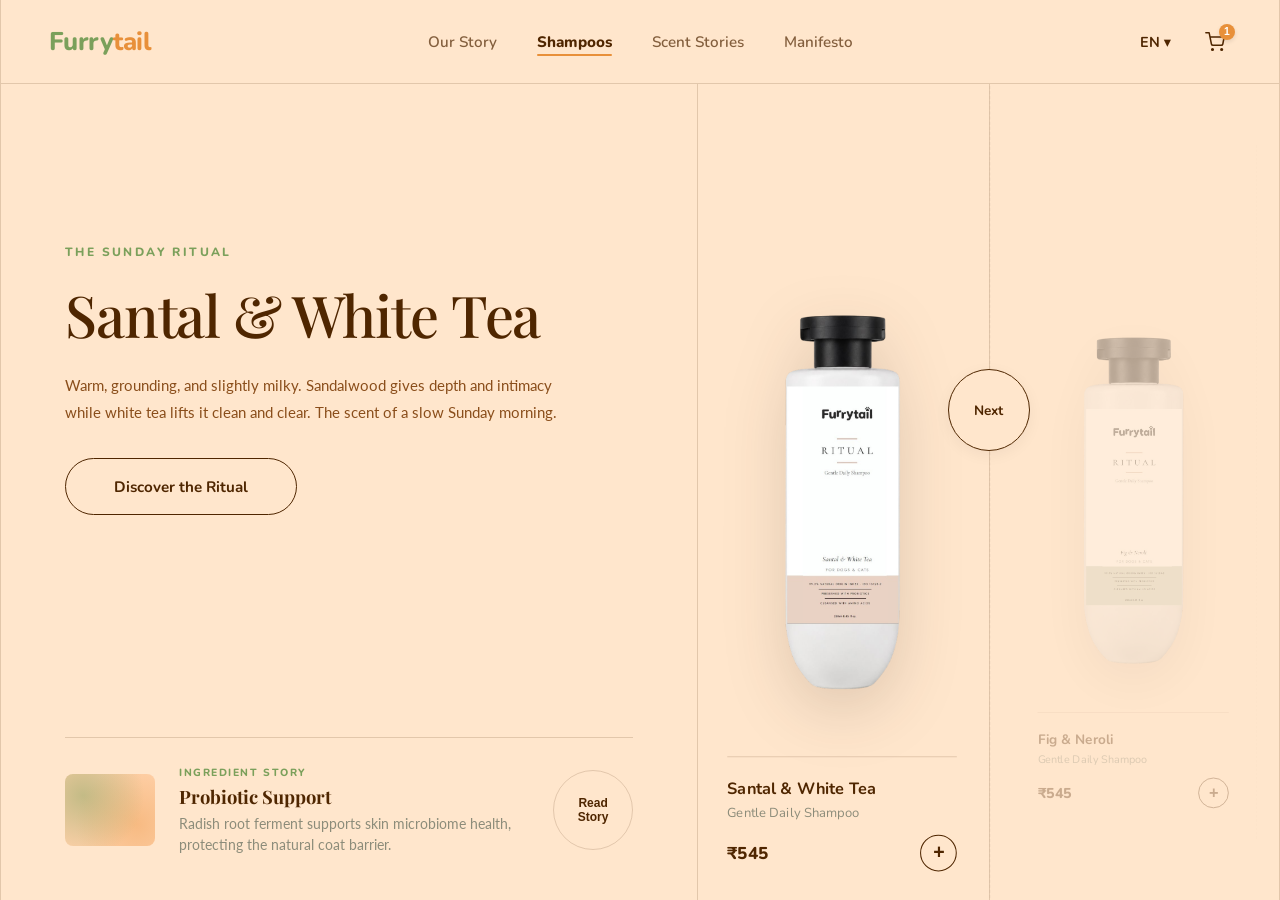
<file: index.html>
<!DOCTYPE html>
<html lang="en">
<head>
  <meta charset="UTF-8" />
  <meta name="viewport" content="width=device-width, initial-scale=1.0" />
  <title>Furry Tail — Warm Premium Pet Care</title>
  <meta name="description" content="Genuinely premium pet care with 99.5% naturally derived formulations and international fragrance profiles." />

  <!-- Google Fonts: Humanist Serif for editorial headers, Nunito for warm brand typography, and Lato for body copy -->
  <link rel="preconnect" href="https://fonts.googleapis.com" />
  <link rel="preconnect" href="https://fonts.gstatic.com" crossorigin />
  <link href="https://fonts.googleapis.com/css2?family=Playfair+Display:ital,wght@0,500;0,600;0,700;1,500&family=Nunito:wght@400;600;700;800&family=Lato:wght@300;400;700&display=swap" rel="stylesheet" />

  <link rel="stylesheet" href="styles.css" />
</head>
<body>
  <!-- Dynamic full-viewport wash backdrop layers -->
  <div id="backdrop-base" class="backdrop-layer" aria-hidden="true"></div>
  <div id="backdrop-sweep" class="backdrop-layer" aria-hidden="true"></div>

  <div class="hero-container" id="hero-app">
    <!-- Top grid header -->
    <header class="header-grid">
      <div class="logo-box">
        <span class="logo-furry">Furry</span><span class="logo-tail">tail</span>
      </div>
      <nav class="nav-links">
        <a href="#story">Our Story</a>
        <a href="#shampoo" class="active">Shampoos</a>
        <a href="#scents">Scent Stories</a>
        <a href="#manifesto">Manifesto</a>
      </nav>
      <div class="header-actions">
        <button class="lang-select" type="button">EN <span aria-hidden="true">&#9662;</span></button>
        <button class="cart-icon" type="button" aria-label="Shopping Cart">
          <svg width="20" height="20" viewBox="0 0 24 24" fill="none" stroke="currentColor" stroke-width="1.8" stroke-linecap="round" stroke-linejoin="round" aria-hidden="true">
            <circle cx="9" cy="21" r="1"></circle><circle cx="20" cy="21" r="1"></circle>
            <path d="M1 1h4l2.68 13.39a2 2 0 0 0 2 1.61h9.72a2 2 0 0 0 2-1.61L23 6H6"></path>
          </svg>
          <span class="cart-count">1</span>
        </button>
      </div>
    </header>

    <!-- Main hero grid section -->
    <main class="hero-grid">
      <!-- Left Panel: Content + Ingredient story card -->
      <section class="left-panel">
        <div class="content-wrapper">
          <span class="category-tag" id="product-tag">THE SUNDAY RITUAL</span>
          <h1 class="hero-title" id="scent-headline">Santal & White&nbsp;Tea</h1>
          <p class="hero-desc" id="scent-description">
            Warm, grounding, and slightly milky. Sandalwood gives depth and intimacy while white tea lifts it clean and clear. The scent of a slow Sunday morning.
          </p>
          <div class="cta-group">
            <button class="cta-pill" type="button">Discover the Ritual</button>
          </div>
        </div>

        <!-- Bottom teaser card (inspired by wine-tasting card) -->
        <div class="bottom-card">
          <div class="card-image-box" aria-hidden="true">
            <div class="botanical-art"></div>
          </div>
          <div class="card-details">
            <span class="card-subtitle">INGREDIENT STORY</span>
            <h3 class="card-title" id="ingredient-title">Probiotic Support</h3>
            <p class="card-text" id="ingredient-desc">Radish root ferment supports skin microbiome health, protecting the natural coat barrier.</p>
          </div>
          <button class="circle-btn-read" type="button" aria-label="Read full story">
            <span class="circle-btn-label">Read<br/>Story</span>
          </button>
        </div>
      </section>

      <!-- Right Panel: Grid columns holding active bottle and peeking bottle -->
      <section class="right-panel">
        <div class="carousel-viewport">
          <div class="carousel-track" id="carousel-track">
            <!-- Product 0: Violet Leaf & Muslin -->
            <article class="carousel-item" data-index="0">
              <div class="bottle-wrapper">
                <img src="bottle1.png" alt="Furry Tail Gentle Daily Shampoo — Violet Leaf &amp; Muslin" />
              </div>
              <div class="item-metadata">
                <span class="item-scent">Violet Leaf &amp; Muslin</span>
                <span class="item-subtitle">Gentle Daily Shampoo</span>
                <div class="item-purchase">
                  <span class="item-price">&#8377;545</span>
                  <button class="add-to-cart-btn" type="button" aria-label="Add Violet Leaf &amp; Muslin to cart">+</button>
                </div>
              </div>
            </article>

            <!-- Product 1: Santal & White Tea (Active by Default) -->
            <article class="carousel-item active" data-index="1">
              <div class="bottle-wrapper">
                <img src="bottle2.png" alt="Furry Tail Gentle Daily Shampoo — Santal &amp; White Tea" />
              </div>
              <div class="item-metadata">
                <span class="item-scent">Santal &amp; White Tea</span>
                <span class="item-subtitle">Gentle Daily Shampoo</span>
                <div class="item-purchase">
                  <span class="item-price">&#8377;545</span>
                  <button class="add-to-cart-btn" type="button" aria-label="Add Santal &amp; White Tea to cart">+</button>
                </div>
              </div>
            </article>

            <!-- Product 2: Fig & Neroli -->
            <article class="carousel-item" data-index="2">
              <div class="bottle-wrapper">
                <img src="bottle3.png" alt="Furry Tail Gentle Daily Shampoo — Fig &amp; Neroli" />
              </div>
              <div class="item-metadata">
                <span class="item-scent">Fig &amp; Neroli</span>
                <span class="item-subtitle">Gentle Daily Shampoo</span>
                <div class="item-purchase">
                  <span class="item-price">&#8377;545</span>
                  <button class="add-to-cart-btn" type="button" aria-label="Add Fig &amp; Neroli to cart">+</button>
                </div>
              </div>
            </article>

            <!-- Product 3: Violet Leaf & Muslin (Clone for seamless infinite carousel loop) -->
            <article class="carousel-item" data-index="3">
              <div class="bottle-wrapper">
                <img src="bottle1.png" alt="Furry Tail Gentle Daily Shampoo — Violet Leaf &amp; Muslin" />
              </div>
              <div class="item-metadata">
                <span class="item-scent">Violet Leaf &amp; Muslin</span>
                <span class="item-subtitle">Gentle Daily Shampoo</span>
                <div class="item-purchase">
                  <span class="item-price">&#8377;545</span>
                  <button class="add-to-cart-btn" type="button" aria-label="Add Violet Leaf &amp; Muslin to cart">+</button>
                </div>
              </div>
            </article>

            <!-- Product 4: Santal & White Tea (Clone for seamless infinite carousel loop) -->
            <article class="carousel-item" data-index="4">
              <div class="bottle-wrapper">
                <img src="bottle2.png" alt="Furry Tail Gentle Daily Shampoo — Santal &amp; White Tea" />
              </div>
              <div class="item-metadata">
                <span class="item-scent">Santal &amp; White Tea</span>
                <span class="item-subtitle">Gentle Daily Shampoo</span>
                <div class="item-purchase">
                  <span class="item-price">&#8377;545</span>
                  <button class="add-to-cart-btn" type="button" aria-label="Add Santal &amp; White Tea to cart">+</button>
                </div>
              </div>
            </article>
          </div>
        </div>

        <!-- Overlapping circular "Next" button located on the grid column separator -->
        <button class="circle-next-button" id="next-button" type="button" aria-label="Next fragrance">
          <span class="btn-ripple" id="btn-ripple" aria-hidden="true"></span>
          <span class="btn-text">Next</span>
        </button>
      </section>
    </main>
  </div>

  <script src="script.js" defer></script>
</body>
</html>
</file>
<file: styles.css>
/* ============================================================
   Furry Tail — Styles
   Warm Premium Editorial Grid & Carousel
   ============================================================ */

:root {
  /* Brand color tokens */
  --brand-sage: #7BA05B;
  --brand-orange: #E8903A;
  --brand-cream: #FAF8F4;
  --brand-taupe: #8C8C7A;
  --brand-near-black: #2A2A2A;
  
  /* Layout borders (will be driven dynamically for styling harmony) */
  --hairline-color: rgba(79, 38, 0, 0.16);
  
  /* Scent-based variables (updated dynamically via JS) */
  --theme-bg: #FFE6CC;       /* bright peach/cream for Santal by default */
  --theme-bg-accent: #FFD1A9;
  --theme-text: #4F2600;     /* deep espresso brown for Santal */
  --theme-text-soft: #8A4E1B;
  
  /* Motion & easing */
  --transition-speed: 0.85s;
  --ease-out-quint: cubic-bezier(0.22, 1, 0.36, 1);
  --ease-color-flow: cubic-bezier(0.25, 1, 0.4, 1);
}

/* ---------- Global Reset & Setup ---------- */
* {
  box-sizing: border-box;
  margin: 0;
  padding: 0;
}

body {
  font-family: "Nunito", system-ui, -apple-system, sans-serif;
  color: var(--theme-text);
  background-color: var(--brand-cream);
  height: 100vh;
  overflow: hidden; /* Page locked to single viewport */
  -webkit-font-smoothing: antialiased;
  -moz-osx-font-smoothing: grayscale;
}

/* ---------- Dynamic Background Backdrop ---------- */
.backdrop-layer {
  position: fixed;
  inset: 0;
  pointer-events: none;
}

#backdrop-base {
  z-index: -5;
  background-color: var(--theme-bg);
}

/* The sweep layer grows from the Next button and spreads BEHIND content */
#backdrop-sweep {
  z-index: -4;
  background-color: var(--theme-bg);
  clip-path: circle(0px at var(--sweep-origin, 78% 40%));
  will-change: clip-path;
}

#backdrop-sweep.sweeping {
  clip-path: circle(150vmax at var(--sweep-origin, 78% 40%));
  transition: clip-path 3.8s var(--ease-color-flow); /* Slow, majestic liquid color wipe visible to eyes */
}

/* Transitions for slow color adjustments on typography, buttons, and layouts */
.hero-title, 
.hero-desc, 
.category-tag, 
.nav-links a, 
.lang-select, 
.cart-icon, 
.item-scent, 
.item-price, 
.add-to-cart-btn, 
.circle-next-button, 
.card-title, 
.circle-btn-read,
.logo-box,
body {
  transition: 
    color 3.2s var(--ease-color-flow), 
    border-color 3.2s var(--ease-color-flow), 
    background-color 3.2s var(--ease-color-flow);
}

.hero-container, 
.header-grid, 
.left-panel, 
.bottom-card, 
.right-panel::before, 
.item-metadata {
  transition: border-color 3.2s var(--ease-color-flow);
}

/* ---------- Layout Scaffold ---------- */
.hero-container {
  display: flex;
  flex-direction: column;
  height: 100vh;
  max-width: 1600px;
  margin: 0 auto;
  border-left: 1px solid var(--hairline-color);
  border-right: 1px solid var(--hairline-color);
  position: relative;
  background: transparent;
}

/* ---------- Header Navigation ---------- */
.header-grid {
  display: grid;
  grid-template-columns: 1fr 2fr 1fr;
  align-items: center;
  border-bottom: 1px solid var(--hairline-color);
  padding: 1.5rem 3rem;
  z-index: 10;
}

.logo-box {
  font-size: 1.6rem;
  font-weight: 800;
  letter-spacing: -0.02em;
  user-select: none;
}
.logo-furry {
  color: var(--brand-sage);
}
.logo-tail {
  color: var(--brand-orange);
}

.nav-links {
  display: flex;
  justify-content: center;
  gap: 2.5rem;
}
.nav-links a {
  text-decoration: none;
  font-size: 0.95rem;
  font-weight: 600;
  color: var(--theme-text);
  opacity: 0.7;
  transition: opacity 0.3s ease, color var(--transition-speed) var(--ease-out-quint);
}
.nav-links a:hover {
  opacity: 1;
}
.nav-links a.active {
  opacity: 1;
  font-weight: 800;
  position: relative;
}
.nav-links a.active::after {
  content: "";
  position: absolute;
  bottom: -4px;
  left: 0;
  width: 100%;
  height: 2px;
  background-color: var(--brand-orange);
  border-radius: 2px;
}

.header-actions {
  display: flex;
  align-items: center;
  justify-content: flex-end;
  gap: 1.75rem;
}
.lang-select {
  background: none;
  border: none;
  font-family: inherit;
  font-size: 0.9rem;
  font-weight: 700;
  color: var(--theme-text);
  cursor: pointer;
  transition: color var(--transition-speed) var(--ease-out-quint);
}
.cart-icon {
  position: relative;
  background: none;
  border: none;
  color: var(--theme-text);
  cursor: pointer;
  display: inline-flex;
  padding: 6px;
  transition: transform 0.2s ease, color var(--transition-speed) var(--ease-out-quint);
}
.cart-icon:hover {
  transform: scale(1.05);
}
.cart-count {
  position: absolute;
  top: -2px;
  right: -4px;
  background-color: var(--brand-orange);
  color: #fff;
  font-size: 0.65rem;
  font-weight: 800;
  min-width: 16px;
  height: 16px;
  border-radius: 50%;
  display: grid;
  place-items: center;
  padding: 0 3px;
  box-shadow: 0 2px 4px rgba(0,0,0,0.1);
}

/* ---------- Main Grid Layout ---------- */
.hero-grid {
  display: grid;
  grid-template-columns: 1.2fr 1fr; /* left panel (54.5%), right panel (45.5%) */
  flex-grow: 1;
  min-height: 0; /* allows grid items to shrink */
  overflow: hidden;
}

/* ---------- Left Panel (Content & Copy) ---------- */
.left-panel {
  display: flex;
  flex-direction: column;
  justify-content: space-between;
  border-right: 1px solid var(--hairline-color);
  padding: clamp(2.5rem, 5vh, 4rem) clamp(3rem, 5vw, 5rem);
  min-height: 0;
  overflow: hidden;
}

.content-wrapper {
  max-width: 38rem;
  margin-top: auto;
  margin-bottom: auto;
}

.category-tag {
  display: inline-block;
  font-size: 0.75rem;
  font-weight: 800;
  letter-spacing: 0.2em;
  text-transform: uppercase;
  color: var(--brand-sage);
  margin-bottom: clamp(1rem, 2.5vh, 1.75rem);
}

.hero-title {
  font-family: "Playfair Display", Georgia, serif;
  font-weight: 500;
  font-size: clamp(2.8rem, 4.5vw, 4.5rem);
  line-height: 1.08;
  letter-spacing: -0.02em;
  color: var(--theme-text);
  margin-bottom: clamp(1.2rem, 3vh, 2rem);
  transition: color var(--transition-speed) var(--ease-out-quint);
}

.hero-desc {
  font-family: "Lato", sans-serif;
  font-size: clamp(0.95rem, 1.1vw, 1.1rem);
  font-weight: 400;
  line-height: 1.8;
  color: var(--theme-text-soft);
  max-width: 32rem;
  margin-bottom: clamp(1.5rem, 3.5vh, 2.5rem);
  transition: opacity 0.35s ease, transform 0.35s ease, color var(--transition-speed) var(--ease-out-quint);
}
.hero-desc.text-transitioning {
  opacity: 0;
  transform: translateY(15px);
}

.cta-pill {
  font-family: inherit;
  font-weight: 700;
  font-size: 0.95rem;
  color: var(--theme-text);
  background: transparent;
  border: 1.5px solid var(--theme-text);
  border-radius: 999px;
  padding: 1.1rem 3rem;
  cursor: pointer;
  transition: 
    background-color 0.4s var(--ease-out-quint), 
    color 0.4s var(--ease-out-quint), 
    border-color 3.2s var(--ease-color-flow),
    transform 0.5s cubic-bezier(0.34, 1.56, 0.64, 1);
}
.cta-pill:hover {
  background-color: var(--theme-text);
  color: var(--brand-cream);
  transform: scale(1.04);
}
.cta-pill:active {
  transform: scale(0.96);
}

/* Bottom teaser card */
.bottom-card {
  display: flex;
  align-items: center;
  gap: 1.5rem;
  border-top: 1px solid var(--hairline-color);
  padding-top: clamp(1.5rem, 3vh, 2.2rem);
  margin-top: auto;
  position: relative;
}

.card-image-box {
  width: 90px;
  height: 72px;
  border-radius: 8px;
  overflow: hidden;
  flex-shrink: 0;
  background-color: var(--theme-bg-accent);
  transition: background-color var(--transition-speed) var(--ease-out-quint);
}
.botanical-art {
  width: 100%;
  height: 100%;
  background: 
    radial-gradient(circle at 20% 30%, rgba(123, 160, 91, 0.45), transparent 70%),
    radial-gradient(circle at 80% 70%, rgba(232, 144, 58, 0.35), transparent 70%);
}

.card-details {
  flex-grow: 1;
}
.card-subtitle {
  display: block;
  font-size: 0.65rem;
  font-weight: 800;
  letter-spacing: 0.15em;
  color: var(--brand-sage);
  margin-bottom: 0.25rem;
}
.card-title {
  font-family: "Playfair Display", serif;
  font-size: 1.15rem;
  font-weight: 700;
  color: var(--theme-text);
  margin-bottom: 0.3rem;
  transition: color var(--transition-speed) var(--ease-out-quint);
}
.card-text {
  font-family: "Lato", sans-serif;
  font-size: 0.85rem;
  line-height: 1.5;
  color: var(--brand-taupe);
  max-width: 25rem;
}

.circle-btn-read {
  width: 80px;
  height: 80px;
  border-radius: 50%;
  border: 1.5px solid var(--hairline-color);
  background: transparent;
  color: var(--theme-text);
  cursor: pointer;
  display: flex;
  align-items: center;
  justify-content: center;
  flex-shrink: 0;
  transition: 
    transform 0.6s cubic-bezier(0.34, 1.56, 0.64, 1), 
    border-color 0.4s var(--ease-out-quint), 
    background-color 0.4s var(--ease-out-quint), 
    color 0.4s var(--ease-out-quint);
}
.circle-btn-label {
  font-size: 0.75rem;
  font-weight: 700;
  line-height: 1.2;
  text-align: center;
}
.circle-btn-read:hover {
  transform: scale(1.12);
  border-color: var(--brand-sage);
  background-color: var(--brand-sage);
  color: #fff;
}
.circle-btn-read:active {
  transform: scale(0.92);
}

/* ---------- Right Panel (Carousel) ---------- */
.right-panel {
  position: relative;
  overflow: hidden;
  display: flex;
}

/* Static vertical dividing line that splits the right panel into 2 equal halves */
.right-panel::before {
  content: "";
  position: absolute;
  left: 50%;
  top: 0;
  bottom: 0;
  width: 1px;
  background-color: var(--hairline-color);
  z-index: 2;
  pointer-events: none;
}

.carousel-viewport {
  width: 100%;
  height: 100%;
  overflow: hidden;
}

.carousel-track {
  display: flex;
  height: 100%;
  width: 250%; /* 5 items total, each 50% of parent width = 250% */
  transform: translateX(-20%); /* starts focused on Index 1 (Santal) */
  will-change: transform;
}

.carousel-track.smooth-transition {
  transition: transform var(--transition-speed) var(--ease-out-quint);
}

.carousel-item {
  width: 20%; /* 1/5th of 250% = 50% of the right-panel viewport */
  height: 100%;
  display: flex;
  flex-direction: column;
  justify-content: space-between;
  padding: clamp(2rem, 5vh, 4rem) 2rem clamp(2rem, 4vh, 3rem);
  opacity: 0.3;
  transform: scale(0.85);
  transition: opacity var(--transition-speed) var(--ease-out-quint), transform var(--transition-speed) var(--ease-out-quint);
  border-right: 1px dashed rgba(42, 42, 42, 0.05); /* very soft reference border */
}

/* Focused active item (Column 2) */
.carousel-item.active {
  opacity: 1;
  transform: scale(1.02);
}

.bottle-wrapper {
  flex-grow: 1;
  display: flex;
  align-items: flex-end;
  justify-content: center;
  min-height: 0;
}
.bottle-wrapper img {
  height: 90%;
  max-height: clamp(300px, 50vh, 500px);
  width: auto;
  object-fit: contain;
  filter: drop-shadow(0 20px 30px rgba(42, 30, 20, 0.15));
  transition: transform 0.5s ease, filter 0.5s ease;
}
.carousel-item.active .bottle-wrapper img:hover {
  transform: translateY(-8px) scale(1.03);
  filter: drop-shadow(0 30px 45px rgba(42, 30, 20, 0.22));
}

.item-metadata {
  width: 100%;
  max-width: 260px;
  margin: 1.5rem auto 0;
  border-top: 1px solid var(--hairline-color);
  padding-top: 1.25rem;
  display: flex;
  flex-direction: column;
  gap: 0.25rem;
}
.item-scent {
  font-size: 1rem;
  font-weight: 700;
  color: var(--theme-text);
  transition: color 2.0s var(--ease-color-flow);
}
.item-subtitle {
  font-size: 0.8rem;
  color: var(--brand-taupe);
  margin-bottom: 0.5rem;
}
.item-purchase {
  display: flex;
  align-items: center;
  justify-content: space-between;
}
.item-price {
  font-size: 1.05rem;
  font-weight: 800;
  color: var(--theme-text);
  transition: color 2.0s var(--ease-color-flow);
}
.add-to-cart-btn {
  width: 36px;
  height: 36px;
  border-radius: 50%;
  border: 1.5px solid var(--theme-text);
  background: transparent;
  color: var(--theme-text);
  font-size: 1.2rem;
  font-weight: 600;
  cursor: pointer;
  display: grid;
  place-items: center;
  line-height: 1;
  transition: background-color 0.25s ease, color 0.25s ease, transform 0.25s ease, border-color 2.0s var(--ease-color-flow);
}
.add-to-cart-btn:hover {
  background-color: var(--theme-text);
  color: var(--brand-cream);
  transform: scale(1.1);
}

/* ---------- Overlapping Next Button ---------- */
.circle-next-button {
  position: absolute;
  left: 50%;
  top: 40%;
  transform: translate(-50%, -50%);
  width: 82px;
  height: 82px;
  border-radius: 50%;
  border: 1.5px solid var(--theme-text);
  background-color: var(--theme-bg);
  color: var(--theme-text);
  font-family: inherit;
  font-size: 0.85rem;
  font-weight: 700;
  cursor: pointer;
  z-index: 5;
  overflow: hidden;
  transition: 
    background-color 3.2s var(--ease-color-flow),
    color 3.2s var(--ease-color-flow),
    transform 0.6s cubic-bezier(0.34, 1.56, 0.64, 1),
    border-color 3.2s var(--ease-color-flow);
  box-shadow: 0 4px 15px rgba(0, 0, 0, 0.05);
}
.circle-next-button:hover {
  transform: translate(-50%, -50%) scale(1.12);
}
.circle-next-button:active {
  transform: translate(-50%, -50%) scale(0.92);
}
.btn-text {
  position: relative;
  z-index: 3;
}
.btn-ripple {
  position: absolute;
  left: 50%;
  top: 50%;
  width: 100%;
  height: 100%;
  border-radius: 50%;
  background-color: var(--theme-bg-accent);
  transform: translate(-50%, -50%) scale(0);
  opacity: 0;
  z-index: 1;
  pointer-events: none;
  transition: background-color var(--transition-speed) var(--ease-out-quint);
}
.btn-ripple.rippling {
  animation: next-ripple-effect 1.2s cubic-bezier(0.1, 0.8, 0.3, 1);
}

@keyframes next-ripple-effect {
  0% {
    transform: translate(-50%, -50%) scale(0.1);
    opacity: 0.75;
  }
  100% {
    transform: translate(-50%, -50%) scale(2.8);
    opacity: 0;
  }
}

/* ============================================================
   Responsive Layout Styles
   ============================================================ */

@media (max-width: 1024px) {
  .header-grid {
    padding: 1.25rem 2rem;
  }
  .left-panel {
    padding: clamp(2rem, 4vh, 3rem) clamp(2rem, 4vw, 3.5rem);
  }
  .hero-title {
    font-size: 3.5rem;
  }
}

@media (max-width: 900px) {
  body {
    height: auto;
    overflow-x: hidden;
    overflow-y: auto;
  }
  .hero-container {
    height: auto;
    min-height: 100vh;
    border-left: none;
    border-right: none;
  }
  .header-grid {
    grid-template-columns: auto 1fr auto;
    padding: 1.1rem 1.5rem;
  }
  .nav-links {
    display: none; /* Hide header nav links on smaller screens */
  }
  .hero-grid {
    grid-template-columns: 1fr;
    height: auto;
    overflow: visible;
  }
  
  /* Put carousel above text details on mobile */
  .right-panel {
    order: -1;
    min-height: 480px;
    border-bottom: 1px solid var(--hairline-color);
  }
  .right-panel::before {
    display: none; /* remove separating border */
  }
  
  .carousel-item {
    border-right: none;
    padding: 2rem 1rem;
  }
  
  .left-panel {
    padding: 3rem 1.5rem 2.5rem;
    border-right: none;
  }
  .content-wrapper {
    margin: 0 0 3rem;
  }
  
  .circle-next-button {
    left: auto;
    right: 2rem;
    top: 50%;
    transform: translateY(-50%);
  }
  .circle-next-button:hover {
    transform: translateY(-50%) scale(1.05);
  }
  .circle-next-button:active {
    transform: translateY(-50%) scale(0.95);
  }
  
  .bottom-card {
    flex-wrap: wrap;
    gap: 1.2rem;
  }
  .circle-btn-read {
    width: 70px;
    height: 70px;
  }
}

@media (max-width: 480px) {
  .hero-title {
    font-size: 2.6rem;
  }
  .circle-next-button {
    width: 70px;
    height: 70px;
    right: 1rem;
  }
  .right-panel {
    min-height: 420px;
  }
}

/* ---------- Prefers-Reduced-Motion Fallbacks ---------- */
@media (prefers-reduced-motion: reduce) {
  .backdrop-layer,
  .carousel-track,
  .carousel-item,
  .hero-desc,
  .item-scent,
  .item-price,
  .add-to-cart-btn,
  .circle-next-button {
    transition: none !important;
  }
  .btn-ripple {
    animation: none !important;
  }
}
</file>
<file: styles_2.css>
/* ============================================================
   Furry Tail — Styles (V2)
   Warm Premium Editorial Grid & Carousel
   ============================================================ */

:root {
  /* Brand color tokens */
  --brand-sage: #7BA05B;
  --brand-orange: #E8903A;
  --brand-cream: #FAF8F4;
  --brand-taupe: #8C8C7A;
  --brand-near-black: #2A2A2A;
  
  /* Layout borders (will be driven dynamically for styling harmony) */
  --hairline-color: rgba(79, 38, 0, 0.16);
  
  /* Scent-based variables (updated dynamically via JS) */
  --theme-bg: #FFE6CC;       /* bright peach/cream for Santal by default */
  --theme-bg-accent: #FFD1A9;
  --theme-text: #4F2600;     /* deep espresso brown for Santal */
  --theme-text-soft: #8A4E1B;
  
  /* Motion & easing */
  --transition-speed: 0.85s;
  --ease-out-quint: cubic-bezier(0.22, 1, 0.36, 1);
  --ease-color-flow: cubic-bezier(0.25, 1, 0.4, 1);
}

/* ---------- Global Reset & Setup ---------- */
* {
  box-sizing: border-box;
  margin: 0;
  padding: 0;
}

body {
  font-family: "Nunito", system-ui, -apple-system, sans-serif;
  color: var(--theme-text);
  background-color: var(--brand-cream);
  height: 100vh;
  overflow: hidden; /* Page locked to single viewport */
  -webkit-font-smoothing: antialiased;
  -moz-osx-font-smoothing: grayscale;
}

/* ---------- Dynamic Background Backdrop ---------- */
.backdrop-layer {
  position: fixed;
  inset: 0;
  pointer-events: none;
}

#backdrop-base {
  z-index: -5;
  background-color: var(--theme-bg);
}

/* The sweep layer grows from the Next button and spreads BEHIND content */
#backdrop-sweep {
  z-index: -4;
  background-color: var(--theme-bg);
  clip-path: circle(0px at var(--sweep-origin, 78% 40%));
  will-change: clip-path;
}

#backdrop-sweep.sweeping {
  clip-path: circle(150vmax at var(--sweep-origin, 78% 40%));
  transition: clip-path 3.8s var(--ease-color-flow); /* Slow, majestic liquid color wipe visible to eyes */
}

/* Transitions for slow color adjustments on typography, buttons, and layouts */
.hero-title, 
.hero-desc, 
.category-tag, 
.nav-links a, 
.lang-select, 
.cart-icon, 
.item-scent, 
.item-price, 
.add-to-cart-btn, 
.circle-next-button, 
.card-title, 
.circle-btn-read,
.logo-box,
body {
  transition: 
    color 3.2s var(--ease-color-flow), 
    border-color 3.2s var(--ease-color-flow), 
    background-color 3.2s var(--ease-color-flow);
}

.hero-container, 
.header-grid, 
.left-panel, 
.bottom-card, 
.right-panel::before, 
.item-metadata {
  transition: border-color 3.2s var(--ease-color-flow);
}

/* ---------- Layout Scaffold ---------- */
.hero-container {
  display: flex;
  flex-direction: column;
  height: 100vh;
  max-width: 1600px;
  margin: 0 auto;
  border-left: 1px solid var(--hairline-color);
  border-right: 1px solid var(--hairline-color);
  position: relative;
  background: transparent;
}

/* ---------- Header Navigation ---------- */
.header-grid {
  display: grid;
  grid-template-columns: 1fr 2fr 1fr;
  align-items: center;
  border-bottom: 1px solid var(--hairline-color);
  padding: 1.5rem 3rem;
  z-index: 10;
}

.logo-box {
  font-size: 1.6rem;
  font-weight: 800;
  letter-spacing: -0.02em;
  user-select: none;
}
.logo-furry {
  color: var(--brand-sage);
}
.logo-tail {
  color: var(--brand-orange);
}

.nav-links {
  display: flex;
  justify-content: center;
  gap: 2.5rem;
}
.nav-links a {
  text-decoration: none;
  font-size: 0.95rem;
  font-weight: 600;
  color: var(--theme-text);
  opacity: 0.7;
  transition: opacity 0.3s ease, color var(--transition-speed) var(--ease-out-quint);
}
.nav-links a:hover {
  opacity: 1;
}
.nav-links a.active {
  opacity: 1;
  font-weight: 800;
  position: relative;
}
.nav-links a.active::after {
  content: "";
  position: absolute;
  bottom: -4px;
  left: 0;
  width: 100%;
  height: 2px;
  background-color: var(--brand-orange);
  border-radius: 2px;
}

.header-actions {
  display: flex;
  align-items: center;
  justify-content: flex-end;
  gap: 1.75rem;
}
.lang-select {
  background: none;
  border: none;
  font-family: inherit;
  font-size: 0.9rem;
  font-weight: 700;
  color: var(--theme-text);
  cursor: pointer;
  transition: color var(--transition-speed) var(--ease-out-quint);
}
.cart-icon {
  position: relative;
  background: none;
  border: none;
  color: var(--theme-text);
  cursor: pointer;
  display: inline-flex;
  padding: 6px;
  transition: transform 0.2s ease, color var(--transition-speed) var(--ease-out-quint);
}
.cart-icon:hover {
  transform: scale(1.05);
}
.cart-count {
  position: absolute;
  top: -2px;
  right: -4px;
  background-color: var(--brand-orange);
  color: #fff;
  font-size: 0.65rem;
  font-weight: 800;
  min-width: 16px;
  height: 16px;
  border-radius: 50%;
  display: grid;
  place-items: center;
  padding: 0 3px;
  box-shadow: 0 2px 4px rgba(0,0,0,0.1);
}

/* ---------- Main Grid Layout ---------- */
.hero-grid {
  display: grid;
  grid-template-columns: 1.2fr 1fr; /* left panel (54.5%), right panel (45.5%) */
  flex-grow: 1;
  min-height: 0; /* allows grid items to shrink */
  overflow: hidden;
}

/* ---------- Left Panel (Content & Copy) ---------- */
.left-panel {
  display: flex;
  flex-direction: column;
  justify-content: space-between;
  border-right: 1px solid var(--hairline-color);
  padding: clamp(2.5rem, 5vh, 4rem) clamp(3rem, 5vw, 5rem);
  min-height: 0;
  overflow: hidden;
}

.content-wrapper {
  max-width: 38rem;
  margin-top: auto;
  margin-bottom: auto;
}

.category-tag {
  display: inline-block;
  font-size: 0.75rem;
  font-weight: 800;
  letter-spacing: 0.2em;
  text-transform: uppercase;
  color: var(--brand-sage);
  margin-bottom: clamp(1rem, 2.5vh, 1.75rem);
}

.hero-title {
  font-family: "Playfair Display", Georgia, serif;
  font-weight: 500;
  font-size: clamp(2.8rem, 4.5vw, 4.5rem);
  line-height: 1.08;
  letter-spacing: -0.02em;
  color: var(--theme-text);
  margin-bottom: clamp(1.2rem, 3vh, 2rem);
  transition: color var(--transition-speed) var(--ease-out-quint);
}

.hero-desc {
  font-family: "Lato", sans-serif;
  font-size: clamp(0.95rem, 1.1vw, 1.1rem);
  font-weight: 400;
  line-height: 1.8;
  color: var(--theme-text-soft);
  max-width: 32rem;
  margin-bottom: clamp(1.5rem, 3.5vh, 2.5rem);
  transition: opacity 0.35s ease, transform 0.35s ease, color var(--transition-speed) var(--ease-out-quint);
}
.hero-desc.text-transitioning {
  opacity: 0;
  transform: translateY(15px);
}

.cta-pill {
  font-family: inherit;
  font-weight: 700;
  font-size: 0.95rem;
  color: var(--theme-text);
  background: transparent;
  border: 1.5px solid var(--theme-text);
  border-radius: 999px;
  padding: 1.1rem 3rem;
  cursor: pointer;
  transition: 
    background-color 0.4s var(--ease-out-quint), 
    color 0.4s var(--ease-out-quint), 
    border-color 3.2s var(--ease-color-flow),
    transform 0.5s cubic-bezier(0.34, 1.56, 0.64, 1);
}
.cta-pill:hover {
  background-color: var(--theme-text);
  color: var(--brand-cream);
  transform: scale(1.04);
}
.cta-pill:active {
  transform: scale(0.96);
}

/* Bottom teaser card */
.bottom-card {
  display: flex;
  align-items: center;
  gap: 1.5rem;
  border-top: 1px solid var(--hairline-color);
  padding-top: clamp(1.5rem, 3vh, 2.2rem);
  margin-top: auto;
  position: relative;
}

.card-image-box {
  width: 90px;
  height: 72px;
  border-radius: 8px;
  overflow: hidden;
  flex-shrink: 0;
  background-color: var(--theme-bg-accent);
  transition: background-color var(--transition-speed) var(--ease-out-quint);
}
.botanical-art {
  width: 100%;
  height: 100%;
  background: 
    radial-gradient(circle at 20% 30%, rgba(123, 160, 91, 0.45), transparent 70%),
    radial-gradient(circle at 80% 70%, rgba(232, 144, 58, 0.35), transparent 70%);
}

.card-details {
  flex-grow: 1;
}
.card-subtitle {
  display: block;
  font-size: 0.65rem;
  font-weight: 800;
  letter-spacing: 0.15em;
  color: var(--brand-sage);
  margin-bottom: 0.25rem;
}
.card-title {
  font-family: "Playfair Display", serif;
  font-size: 1.15rem;
  font-weight: 700;
  color: var(--theme-text);
  margin-bottom: 0.3rem;
  transition: color var(--transition-speed) var(--ease-out-quint);
}
.card-text {
  font-family: "Lato", sans-serif;
  font-size: 0.85rem;
  line-height: 1.5;
  color: var(--brand-taupe);
  max-width: 25rem;
}

.circle-btn-read {
  width: 80px;
  height: 80px;
  border-radius: 50%;
  border: 1.5px solid var(--hairline-color);
  background: transparent;
  color: var(--theme-text);
  cursor: pointer;
  display: flex;
  align-items: center;
  justify-content: center;
  flex-shrink: 0;
  transition: 
    transform 0.6s cubic-bezier(0.34, 1.56, 0.64, 1), 
    border-color 0.4s var(--ease-out-quint), 
    background-color 0.4s var(--ease-out-quint), 
    color 0.4s var(--ease-out-quint);
}
.circle-btn-label {
  font-size: 0.75rem;
  font-weight: 700;
  line-height: 1.2;
  text-align: center;
}
.circle-btn-read:hover {
  transform: scale(1.12);
  border-color: var(--brand-sage);
  background-color: var(--brand-sage);
  color: #fff;
}
.circle-btn-read:active {
  transform: scale(0.92);
}

/* ---------- Right Panel (Carousel) ---------- */
.right-panel {
  position: relative;
  overflow: hidden;
  display: flex;
}

/* Static vertical dividing line that splits the right panel into 2 equal halves */
.right-panel::before {
  content: "";
  position: absolute;
  left: 50%;
  top: 0;
  bottom: 0;
  width: 1px;
  background-color: var(--hairline-color);
  z-index: 2;
  pointer-events: none;
}

.carousel-viewport {
  width: 100%;
  height: 100%;
  overflow: hidden;
}

.carousel-track {
  display: flex;
  height: 100%;
  width: 250%; /* 5 items total, each 50% of parent width = 250% */
  transform: translateX(-20%); /* starts focused on Index 1 (Santal) */
  will-change: transform;
}

.carousel-track.smooth-transition {
  transition: transform var(--transition-speed) var(--ease-out-quint);
}

.carousel-item {
  width: 20%; /* 1/5th of 250% = 50% of the right-panel viewport */
  height: 100%;
  display: flex;
  flex-direction: column;
  justify-content: space-between;
  padding: clamp(2rem, 5vh, 4rem) 2rem clamp(2rem, 4vh, 3rem);
  opacity: 0.3;
  transform: scale(0.85);
  transition: opacity var(--transition-speed) var(--ease-out-quint), transform var(--transition-speed) var(--ease-out-quint);
  border-right: 1px dashed rgba(42, 42, 42, 0.05); /* very soft reference border */
}

/* Focused active item (Column 2) */
.carousel-item.active {
  opacity: 1;
  transform: scale(1.02);
}

.bottle-wrapper {
  flex-grow: 1;
  display: flex;
  align-items: flex-end;
  justify-content: center;
  min-height: 0;
}
.bottle-wrapper img {
  height: 90%;
  max-height: clamp(300px, 50vh, 500px);
  width: auto;
  object-fit: contain;
  filter: drop-shadow(0 20px 30px rgba(42, 30, 20, 0.15));
  transition: transform 0.5s ease, filter 0.5s ease;
}
.carousel-item.active .bottle-wrapper img:hover {
  transform: translateY(-8px) scale(1.03);
  filter: drop-shadow(0 30px 45px rgba(42, 30, 20, 0.22));
}

.item-metadata {
  width: 100%;
  max-width: 260px;
  margin: 1.5rem auto 0;
  border-top: 1px solid var(--hairline-color);
  padding-top: 1.25rem;
  display: flex;
  flex-direction: column;
  gap: 0.25rem;
}
.item-scent {
  font-size: 1rem;
  font-weight: 700;
  color: var(--theme-text);
  transition: color 2.0s var(--ease-color-flow);
}
.item-subtitle {
  font-size: 0.8rem;
  color: var(--brand-taupe);
  margin-bottom: 0.5rem;
}
.item-purchase {
  display: flex;
  align-items: center;
  justify-content: space-between;
}
.item-price {
  font-size: 1.05rem;
  font-weight: 800;
  color: var(--theme-text);
  transition: color 2.0s var(--ease-color-flow);
}
.add-to-cart-btn {
  width: 36px;
  height: 36px;
  border-radius: 50%;
  border: 1.5px solid var(--theme-text);
  background: transparent;
  color: var(--theme-text);
  font-size: 1.2rem;
  font-weight: 600;
  cursor: pointer;
  display: grid;
  place-items: center;
  line-height: 1;
  transition: background-color 0.25s ease, color 0.25s ease, transform 0.25s ease, border-color 2.0s var(--ease-color-flow);
}
.add-to-cart-btn:hover {
  background-color: var(--theme-text);
  color: var(--brand-cream);
  transform: scale(1.1);
}

/* ---------- Overlapping Next Button ---------- */
.circle-next-button {
  position: absolute;
  left: 50%;
  top: 40%;
  transform: translate(-50%, -50%);
  width: 82px;
  height: 82px;
  border-radius: 50%;
  border: 1.5px solid var(--theme-text);
  background-color: var(--theme-bg);
  color: var(--theme-text);
  font-family: inherit;
  font-size: 0.85rem;
  font-weight: 700;
  cursor: pointer;
  z-index: 5;
  overflow: hidden;
  transition: 
    background-color 3.2s var(--ease-color-flow),
    color 3.2s var(--ease-color-flow),
    transform 0.6s cubic-bezier(0.34, 1.56, 0.64, 1),
    border-color 3.2s var(--ease-color-flow);
  box-shadow: 0 4px 15px rgba(0, 0, 0, 0.05);
}
.circle-next-button:hover {
  transform: translate(-50%, -50%) scale(1.12);
}
.circle-next-button:active {
  transform: translate(-50%, -50%) scale(0.92);
}
.btn-text {
  position: relative;
  z-index: 3;
}
.btn-ripple {
  position: absolute;
  left: 50%;
  top: 50%;
  width: 100%;
  height: 100%;
  border-radius: 50%;
  background-color: var(--theme-bg-accent);
  transform: translate(-50%, -50%) scale(0);
  opacity: 0;
  z-index: 1;
  pointer-events: none;
  transition: background-color var(--transition-speed) var(--ease-out-quint);
}
.btn-ripple.rippling {
  animation: next-ripple-effect 1.2s cubic-bezier(0.1, 0.8, 0.3, 1);
}

@keyframes next-ripple-effect {
  0% {
    transform: translate(-50%, -50%) scale(0.1);
    opacity: 0.75;
  }
  100% {
    transform: translate(-50%, -50%) scale(2.8);
    opacity: 0;
  }
}

/* ============================================================
   Responsive Layout Styles
   ============================================================ */

@media (max-width: 1024px) {
  .header-grid {
    padding: 1.25rem 2rem;
  }
  .left-panel {
    padding: clamp(2rem, 4vh, 3rem) clamp(2rem, 4vw, 3.5rem);
  }
  .hero-title {
    font-size: 3.5rem;
  }
}

@media (max-width: 900px) {
  body {
    height: auto;
    overflow-x: hidden;
    overflow-y: auto;
  }
  .hero-container {
    height: auto;
    min-height: 100vh;
    border-left: none;
    border-right: none;
  }
  .header-grid {
    grid-template-columns: auto 1fr auto;
    padding: 1.1rem 1.5rem;
  }
  .nav-links {
    display: none; /* Hide header nav links on smaller screens */
  }
  .hero-grid {
    grid-template-columns: 1fr;
    height: auto;
    overflow: visible;
  }
  
  /* Put carousel above text details on mobile */
  .right-panel {
    order: -1;
    min-height: 480px;
    border-bottom: 1px solid var(--hairline-color);
  }
  .right-panel::before {
    display: none; /* remove separating border */
  }
  
  .carousel-item {
    border-right: none;
    padding: 2rem 1rem;
  }
  
  .left-panel {
    padding: 3rem 1.5rem 2.5rem;
    border-right: none;
  }
  .content-wrapper {
    margin: 0 0 3rem;
  }
  
  .circle-next-button {
    left: auto;
    right: 2rem;
    top: 50%;
    transform: translateY(-50%);
  }
  .circle-next-button:hover {
    transform: translateY(-50%) scale(1.05);
  }
  .circle-next-button:active {
    transform: translateY(-50%) scale(0.95);
  }
  
  .bottom-card {
    flex-wrap: wrap;
    gap: 1.2rem;
  }
  .circle-btn-read {
    width: 70px;
    height: 70px;
  }
}

@media (max-width: 480px) {
  .hero-title {
    font-size: 2.6rem;
  }
  .circle-next-button {
    width: 70px;
    height: 70px;
    right: 1rem;
  }
  .right-panel {
    min-height: 420px;
  }
}

/* ---------- Prefers-Reduced-Motion Fallbacks ---------- */
@media (prefers-reduced-motion: reduce) {
  .backdrop-layer,
  .carousel-track,
  .carousel-item,
  .hero-desc,
  .item-scent,
  .item-price,
  .add-to-cart-btn,
  .circle-next-button {
    transition: none !important;
  }
  .btn-ripple {
    animation: none !important;
  }
}
</file>
